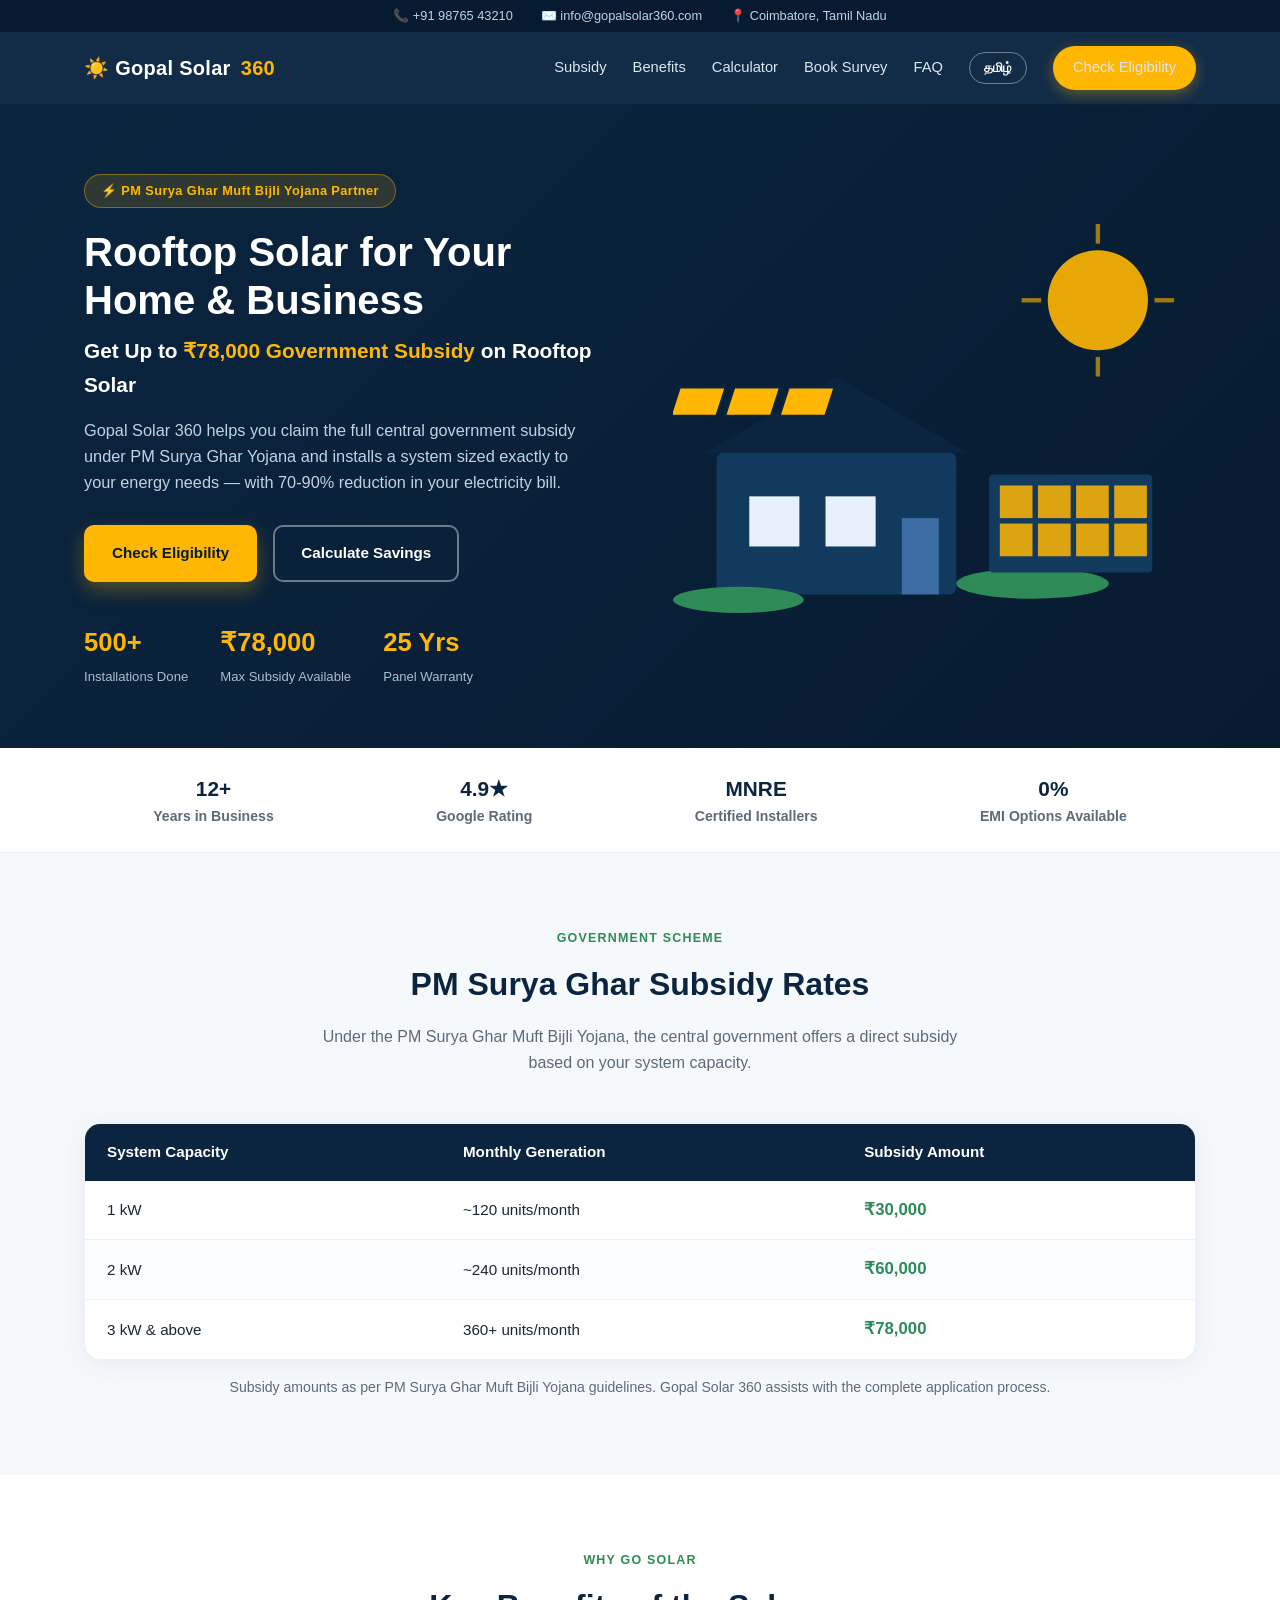
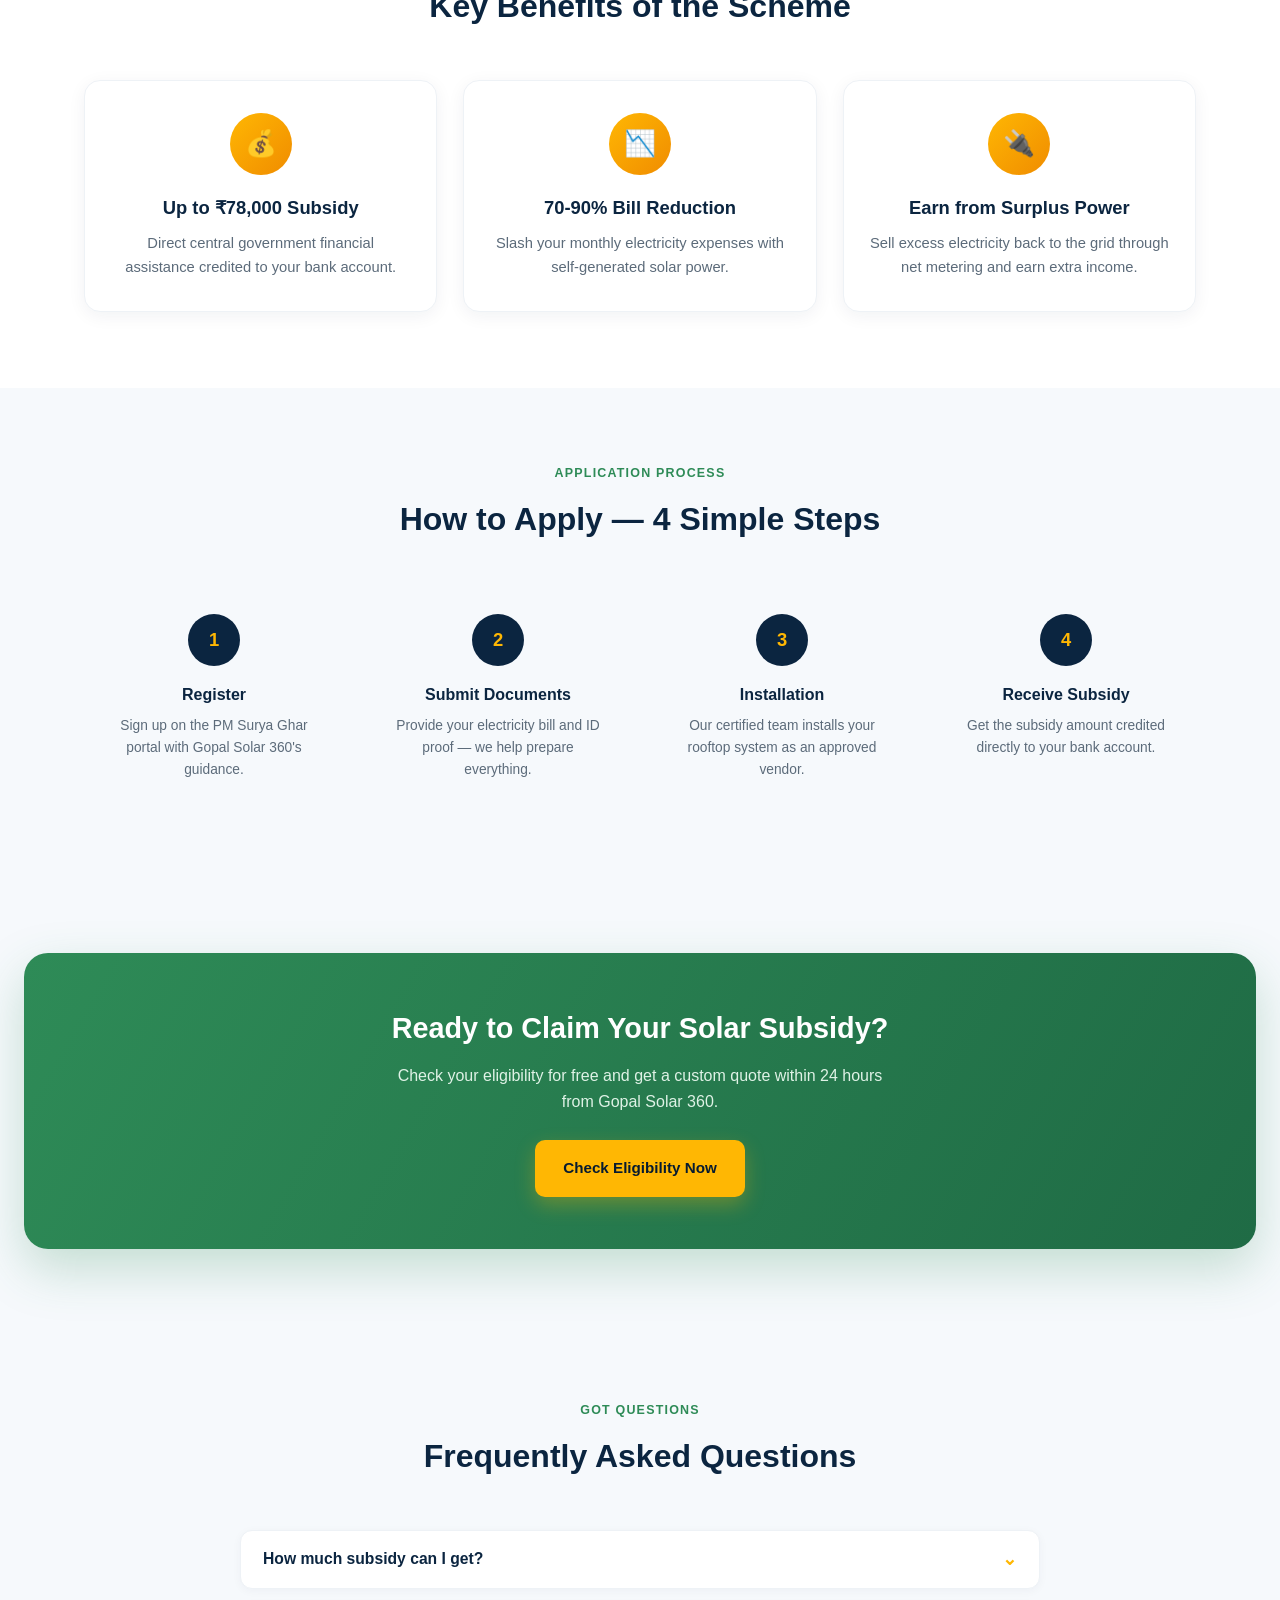
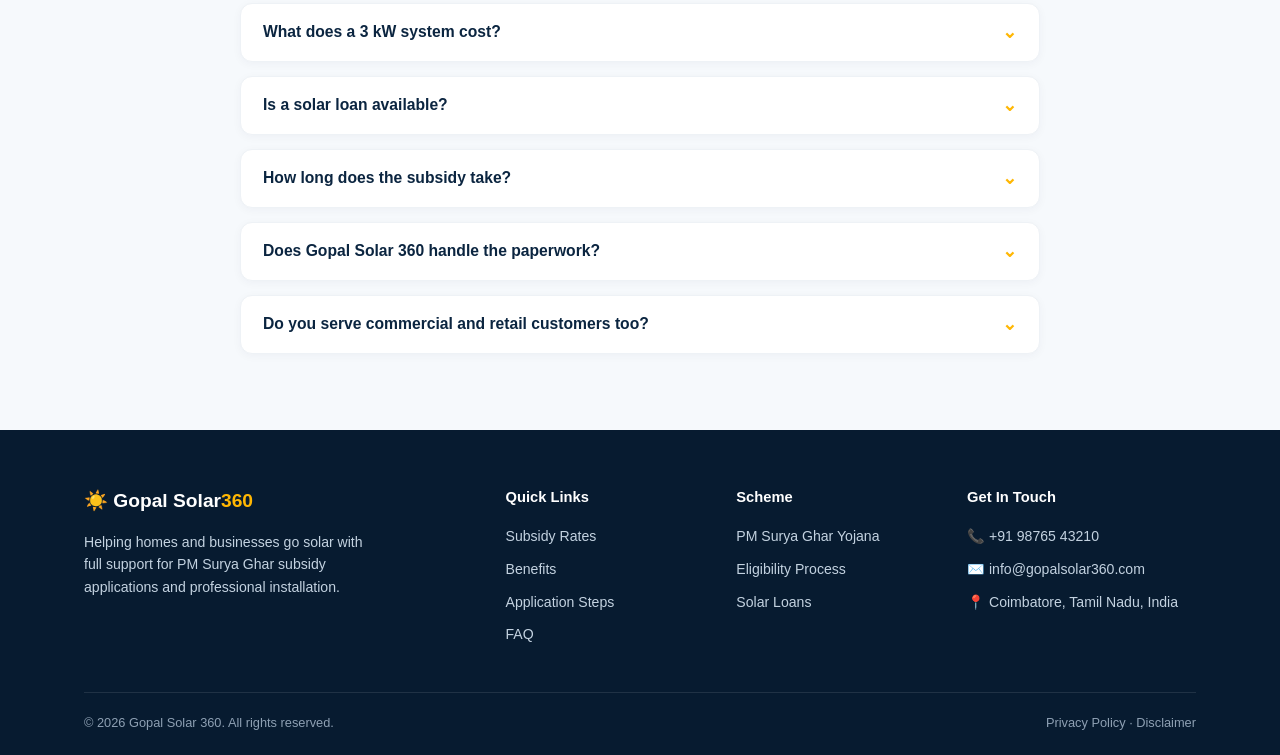
<file: index.html>
<!DOCTYPE html>
<html lang="en">
<head>
<meta charset="UTF-8">
<meta name="viewport" content="width=device-width, initial-scale=1.0">
<title>Gopal Solar 360 | Rooftop Solar &amp; PM Surya Ghar Subsidy</title>
<meta name="description" content="Gopal Solar 360 helps you get up to ₹78,000 government subsidy under PM Surya Ghar Muft Bijli Yojana. Free eligibility check, savings calculator, and end-to-end installation.">
<style>
  :root{
    --navy:#0b2540;
    --navy-dark:#071b30;
    --sun:#ffb703;
    --sun-dark:#f08c00;
    --leaf:#2e8b57;
    --ink:#1a2733;
    --muted:#5c6b7a;
    --bg:#f6f9fc;
    --card:#ffffff;
    --radius:16px;
  }
  *{box-sizing:border-box;margin:0;padding:0;}
  html{scroll-behavior:smooth;}
  body{font-family:'Segoe UI',Roboto,Arial,sans-serif;color:var(--ink);background:var(--bg);line-height:1.6;}
  a{text-decoration:none;color:inherit;}
  img,svg{max-width:100%;display:block;}
  .container{max-width:1160px;margin:0 auto;padding:0 24px;}
  section{padding:76px 0;}

  /* Header */
  header{position:sticky;top:0;z-index:100;background:rgba(11,37,64,0.97);backdrop-filter:blur(6px);}
  .top-bar{
    background:var(--navy-dark);color:#c3d2e0;font-size:.8rem;
    display:flex;justify-content:center;gap:28px;padding:6px 12px;flex-wrap:wrap;
  }
  .top-bar span{display:flex;align-items:center;gap:6px;}
  .nav{display:flex;align-items:center;justify-content:space-between;padding:14px 24px;max-width:1160px;margin:0 auto;}
  .logo{display:flex;align-items:center;gap:10px;font-weight:800;font-size:1.25rem;color:#fff;letter-spacing:.3px;}
  .logo .dot{color:var(--sun);}
  .nav-links{display:flex;gap:26px;align-items:center;}
  .nav-links a{color:#dce6f0;font-weight:500;font-size:.92rem;transition:color .2s;}
  .nav-links a:hover{color:var(--sun);}
  .nav-cta{background:var(--sun);color:var(--navy-dark);padding:10px 20px;border-radius:999px;font-weight:700;font-size:.88rem;box-shadow:0 4px 14px rgba(255,183,3,.35);transition:transform .2s;}
  .nav-cta:hover{transform:translateY(-2px);}
  .menu-btn{display:none;background:none;border:none;color:#fff;font-size:1.6rem;cursor:pointer;}
  .lang-toggle{background:transparent;border:1px solid rgba(255,255,255,.4);color:#fff;padding:7px 14px;border-radius:999px;font-size:.82rem;font-weight:700;cursor:pointer;transition:background .2s;}
  .lang-toggle:hover{background:rgba(255,255,255,.12);}

  /* Hero */
  .hero{background:linear-gradient(135deg,var(--navy) 0%,var(--navy-dark) 100%);color:#fff;position:relative;overflow:hidden;padding:70px 0 60px;}
  .hero-grid{display:grid;grid-template-columns:1.05fr 1fr;gap:40px;align-items:center;}
  .badge-pill{display:inline-flex;align-items:center;gap:8px;background:rgba(255,183,3,.15);border:1px solid rgba(255,183,3,.4);color:var(--sun);padding:6px 16px;border-radius:999px;font-size:.8rem;font-weight:700;letter-spacing:.4px;margin-bottom:20px;}
  .hero h1{font-size:2.5rem;font-weight:800;line-height:1.2;margin-bottom:10px;}
  .hero h1 span{color:var(--sun);}
  .hero .tagline{font-size:1.3rem;font-weight:700;color:#fff;margin-bottom:16px;}
  .hero .tagline em{color:var(--sun);font-style:normal;}
  .hero p.lead{font-size:1.02rem;color:#c3d2e0;max-width:520px;margin-bottom:30px;}
  .hero-cta{display:flex;gap:16px;flex-wrap:wrap;}
  .btn{padding:14px 26px;border-radius:10px;font-weight:700;font-size:.95rem;display:inline-flex;align-items:center;gap:8px;transition:all .2s;border:2px solid transparent;cursor:pointer;}
  .btn-primary{background:var(--sun);color:var(--navy-dark);box-shadow:0 8px 20px rgba(255,183,3,.3);}
  .btn-primary:hover{background:var(--sun-dark);transform:translateY(-2px);}
  .btn-outline{border-color:rgba(255,255,255,.4);color:#fff;background:transparent;}
  .btn-outline:hover{background:rgba(255,255,255,.1);}
  .hero-stats{display:flex;gap:32px;margin-top:40px;flex-wrap:wrap;}
  .hero-stats div strong{display:block;font-size:1.6rem;color:var(--sun);font-weight:800;}
  .hero-stats div span{font-size:.82rem;color:#aebdcc;}
  .hero-art{position:relative;}

  .trust{background:#fff;border-bottom:1px solid #e7edf3;}
  .trust .container{display:flex;justify-content:space-around;flex-wrap:wrap;gap:24px;padding:24px;}
  .trust-item{text-align:center;color:var(--muted);font-weight:600;font-size:.88rem;}
  .trust-item strong{display:block;color:var(--navy);font-size:1.3rem;font-weight:800;}

  .sec-head{text-align:center;max-width:660px;margin:0 auto 48px;}
  .eyebrow{color:var(--leaf);font-weight:800;letter-spacing:1.2px;font-size:.78rem;text-transform:uppercase;margin-bottom:10px;display:block;}
  .sec-head h2{font-size:2rem;font-weight:800;color:var(--navy);margin-bottom:14px;}
  .sec-head p{color:var(--muted);font-size:1rem;}

  /* Subsidy table */
  .subsidy-wrap{background:#fff;border-radius:var(--radius);box-shadow:0 4px 24px rgba(11,37,64,.07);overflow:hidden;border:1px solid #eef2f6;}
  table{width:100%;border-collapse:collapse;}
  thead tr{background:var(--navy);color:#fff;}
  th,td{padding:16px 22px;text-align:left;font-size:.95rem;}
  tbody tr{border-bottom:1px solid #eef2f6;}
  tbody tr:last-child{border-bottom:none;}
  tbody tr:nth-child(even){background:#fbfdff;}
  td.amount{font-weight:800;color:var(--leaf);font-size:1.05rem;}
  .subsidy-note{text-align:center;color:var(--muted);font-size:.88rem;margin-top:16px;}

  /* Benefits */
  .benefits-grid{display:grid;grid-template-columns:repeat(3,1fr);gap:26px;}
  .benefit-card{background:var(--card);border-radius:var(--radius);padding:32px 26px;box-shadow:0 4px 18px rgba(11,37,64,.06);border:1px solid #eef2f6;text-align:center;transition:transform .25s,box-shadow .25s;}
  .benefit-card:hover{transform:translateY(-6px);box-shadow:0 16px 34px rgba(11,37,64,.12);}
  .benefit-icon{width:62px;height:62px;border-radius:50%;background:linear-gradient(135deg,var(--sun),var(--sun-dark));display:flex;align-items:center;justify-content:center;margin:0 auto 18px;font-size:1.6rem;}
  .benefit-card h3{font-size:1.15rem;color:var(--navy);margin-bottom:10px;font-weight:700;}
  .benefit-card p{color:var(--muted);font-size:.92rem;}

  /* Steps */
  .steps{background:#fff;}
  .process-grid{display:grid;grid-template-columns:repeat(4,1fr);gap:24px;}
  .process-card{text-align:center;padding:20px;position:relative;}
  .process-num{width:52px;height:52px;border-radius:50%;background:var(--navy);color:var(--sun);display:flex;align-items:center;justify-content:center;font-weight:800;font-size:1.15rem;margin:0 auto 16px;}
  .process-card h4{color:var(--navy);font-size:1rem;margin-bottom:8px;font-weight:700;}
  .process-card p{color:var(--muted);font-size:.86rem;}

  /* CTA banner */
  .cta-banner{background:linear-gradient(120deg,var(--leaf),#1f6b45);color:#fff;border-radius:24px;padding:52px 40px;text-align:center;margin:0 24px;box-shadow:0 20px 50px rgba(46,139,87,.25);}
  .cta-banner h2{font-size:1.8rem;font-weight:800;margin-bottom:12px;}
  .cta-banner p{color:#dff2e6;max-width:520px;margin:0 auto 26px;}

  /* FAQ */
  .faq-list{max-width:800px;margin:0 auto;display:flex;flex-direction:column;gap:14px;}
  .faq-item{background:var(--card);border:1px solid #eef2f6;border-radius:12px;overflow:hidden;box-shadow:0 2px 10px rgba(11,37,64,.04);}
  .faq-q{width:100%;text-align:left;background:none;border:none;padding:18px 22px;font-weight:700;color:var(--navy);font-size:.98rem;cursor:pointer;display:flex;justify-content:space-between;align-items:center;}
  .faq-q .arrow{color:var(--sun);transition:transform .25s;font-size:1.1rem;}
  .faq-item.open .arrow{transform:rotate(180deg);}
  .faq-a{max-height:0;overflow:hidden;transition:max-height .3s ease, padding .3s ease;padding:0 22px;color:var(--muted);font-size:.92rem;}
  .faq-item.open .faq-a{max-height:220px;padding:0 22px 20px;}

  /* Footer */
  footer{background:var(--navy-dark);color:#c3d2e0;padding:56px 0 22px;}
  .footer-grid{display:grid;grid-template-columns:2fr 1fr 1fr 1.2fr;gap:40px;margin-bottom:36px;}
  .footer-logo{font-weight:800;font-size:1.2rem;color:#fff;margin-bottom:14px;}
  .footer-logo .dot{color:var(--sun);}
  footer h5{color:#fff;font-size:.92rem;margin-bottom:16px;font-weight:700;}
  footer ul{list-style:none;}
  footer ul li{margin-bottom:10px;font-size:.88rem;}
  footer ul li a:hover{color:var(--sun);}
  .footer-bottom{border-top:1px solid rgba(255,255,255,.1);padding-top:20px;display:flex;justify-content:space-between;flex-wrap:wrap;gap:10px;font-size:.8rem;color:#8ea0b3;}

  #toTop{position:fixed;bottom:26px;right:26px;width:46px;height:46px;border-radius:50%;background:var(--sun);color:var(--navy-dark);border:none;font-size:1.2rem;font-weight:800;cursor:pointer;display:none;align-items:center;justify-content:center;box-shadow:0 8px 20px rgba(0,0,0,.25);z-index:200;}

  @media(max-width:900px){
    .hero-grid{grid-template-columns:1fr;}
    .benefits-grid{grid-template-columns:repeat(2,1fr);}
    .process-grid{grid-template-columns:repeat(2,1fr);}
    .footer-grid{grid-template-columns:repeat(2,1fr);}
    th,td{padding:12px 14px;font-size:.85rem;}
    .top-bar{display:none;}
  }
  @media(max-width:640px){
    .nav-links{display:none;}
    .menu-btn{display:block;}
    .hero h1{font-size:1.9rem;}
    .hero .tagline{font-size:1.05rem;}
    .benefits-grid,.process-grid{grid-template-columns:1fr;}
    .footer-grid{grid-template-columns:1fr;}
  }
</style>
</head>
<body>

<header>
  <div class="top-bar">
    <span>📞 +91 98765 43210</span>
    <span>✉️ info@gopalsolar360.com</span>
    <span>📍 Coimbatore, Tamil Nadu</span>
  </div>
  <div class="nav">
    <a href="#top" class="logo">☀️ Gopal Solar<span class="dot">360</span></a>
    <nav class="nav-links">
      <a href="#subsidy" data-i18n="nav_subsidy">Subsidy</a>
      <a href="#benefits" data-i18n="nav_benefits">Benefits</a>
      <a href="calculator.html" data-i18n="nav_calculator">Calculator</a>
      <a href="book-survey.html" data-i18n="nav_booksurvey">Book Survey</a>
      <a href="#faq" data-i18n="nav_faq">FAQ</a>
      <button class="lang-toggle">தமிழ்</button>
      <a href="#contact" class="nav-cta" data-i18n="nav_checkeligibility">Check Eligibility</a>
    </nav>
    <button class="menu-btn" aria-label="menu">☰</button>
  </div>
</header>

<section class="hero" id="top">
  <div class="container hero-grid">
    <div>
      <span class="badge-pill" data-i18n="home_hero_badge">⚡ PM Surya Ghar Muft Bijli Yojana Partner</span>
      <h1 data-i18n="home_hero_h1">Rooftop Solar for Your Home &amp; Business</h1>
      <p class="tagline"><span data-i18n="home_hero_tagline_pre">Get Up to</span> <em data-i18n="home_hero_tagline_amt">₹78,000 Government Subsidy</em> <span data-i18n="home_hero_tagline_post">on Rooftop Solar</span></p>
      <p class="lead" data-i18n="home_hero_lead">Gopal Solar 360 helps you claim the full central government subsidy under PM Surya Ghar Yojana and installs a system sized exactly to your energy needs — with 70-90% reduction in your electricity bill.</p>
      <div class="hero-cta">
        <a href="#contact" class="btn btn-primary" data-i18n="home_hero_btn_check">Check Eligibility</a>
        <a href="calculator.html" class="btn btn-outline" data-i18n="home_hero_btn_calc">Calculate Savings</a>
      </div>
      <div class="hero-stats">
        <div><strong>500+</strong><span data-i18n="home_stat1_label">Installations Done</span></div>
        <div><strong>₹78,000</strong><span data-i18n="home_stat2_label">Max Subsidy Available</span></div>
        <div><strong data-i18n="home_stat3_num">25 Yrs</strong><span data-i18n="home_stat3_label">Panel Warranty</span></div>
      </div>
    </div>
    <div class="hero-art">
      <svg viewBox="0 0 480 380" xmlns="http://www.w3.org/2000/svg">
        <circle cx="390" cy="70" r="46" fill="#ffb703" opacity="0.9"/>
        <g stroke="#ffb703" stroke-width="4" opacity="0.6">
          <line x1="390" y1="0" x2="390" y2="18"/>
          <line x1="390" y1="122" x2="390" y2="140"/>
          <line x1="320" y1="70" x2="338" y2="70"/>
          <line x1="442" y1="70" x2="460" y2="70"/>
        </g>
        <rect x="40" y="210" width="220" height="130" rx="6" fill="#123a5e"/>
        <polygon points="30,210 150,140 270,210" fill="#0b2540"/>
        <g fill="#ffb703" stroke="#0b2540" stroke-width="2">
          <rect x="55" y="150" width="42" height="26" transform="skewX(-18)"/>
          <rect x="105" y="150" width="42" height="26" transform="skewX(-18)"/>
          <rect x="155" y="150" width="42" height="26" transform="skewX(-18)"/>
        </g>
        <rect x="70" y="250" width="46" height="46" fill="#e8f1fb"/>
        <rect x="140" y="250" width="46" height="46" fill="#e8f1fb"/>
        <rect x="210" y="270" width="34" height="70" fill="#3c6ea5"/>
        <g fill="#2e8b57">
          <ellipse cx="330" cy="330" rx="70" ry="14"/>
          <ellipse cx="60" cy="345" rx="60" ry="12"/>
        </g>
        <rect x="290" y="230" width="150" height="90" rx="4" fill="#123a5e"/>
        <g fill="#ffb703" opacity="0.85">
          <rect x="300" y="240" width="30" height="30"/>
          <rect x="335" y="240" width="30" height="30"/>
          <rect x="370" y="240" width="30" height="30"/>
          <rect x="405" y="240" width="30" height="30"/>
          <rect x="300" y="275" width="30" height="30"/>
          <rect x="335" y="275" width="30" height="30"/>
          <rect x="370" y="275" width="30" height="30"/>
          <rect x="405" y="275" width="30" height="30"/>
        </g>
      </svg>
    </div>
  </div>
</section>

<div class="trust">
  <div class="container">
    <div class="trust-item"><strong>12+</strong><span data-i18n="home_trust1">Years in Business</span></div>
    <div class="trust-item"><strong>4.9★</strong><span data-i18n="home_trust2">Google Rating</span></div>
    <div class="trust-item"><strong>MNRE</strong><span data-i18n="home_trust3">Certified Installers</span></div>
    <div class="trust-item"><strong>0%</strong><span data-i18n="home_trust4">EMI Options Available</span></div>
  </div>
</div>

<section id="subsidy">
  <div class="container">
    <div class="sec-head">
      <span class="eyebrow" data-i18n="home_subsidy_eyebrow">Government Scheme</span>
      <h2 data-i18n="home_subsidy_h2">PM Surya Ghar Subsidy Rates</h2>
      <p data-i18n="home_subsidy_desc">Under the PM Surya Ghar Muft Bijli Yojana, the central government offers a direct subsidy based on your system capacity.</p>
    </div>
    <div class="subsidy-wrap">
      <table>
        <thead>
          <tr><th data-i18n="home_subsidy_th1">System Capacity</th><th data-i18n="home_subsidy_th2">Monthly Generation</th><th data-i18n="home_subsidy_th3">Subsidy Amount</th></tr>
        </thead>
        <tbody>
          <tr><td data-i18n="home_subsidy_row1_cap">1 kW</td><td data-i18n="home_subsidy_row1_gen">~120 units/month</td><td class="amount">₹30,000</td></tr>
          <tr><td data-i18n="home_subsidy_row2_cap">2 kW</td><td data-i18n="home_subsidy_row2_gen">~240 units/month</td><td class="amount">₹60,000</td></tr>
          <tr><td data-i18n="home_subsidy_row3_cap">3 kW &amp; above</td><td data-i18n="home_subsidy_row3_gen">360+ units/month</td><td class="amount">₹78,000</td></tr>
        </tbody>
      </table>
    </div>
    <p class="subsidy-note" data-i18n="home_subsidy_note">Subsidy amounts as per PM Surya Ghar Muft Bijli Yojana guidelines. Gopal Solar 360 assists with the complete application process.</p>
  </div>
</section>

<section class="steps" id="benefits">
  <div class="container">
    <div class="sec-head">
      <span class="eyebrow" data-i18n="home_benefits_eyebrow">Why Go Solar</span>
      <h2 data-i18n="home_benefits_h2">Key Benefits of the Scheme</h2>
    </div>
    <div class="benefits-grid">
      <div class="benefit-card">
        <div class="benefit-icon">💰</div>
        <h3 data-i18n="home_benefit1_h3">Up to ₹78,000 Subsidy</h3>
        <p data-i18n="home_benefit1_p">Direct central government financial assistance credited to your bank account.</p>
      </div>
      <div class="benefit-card">
        <div class="benefit-icon">📉</div>
        <h3 data-i18n="home_benefit2_h3">70-90% Bill Reduction</h3>
        <p data-i18n="home_benefit2_p">Slash your monthly electricity expenses with self-generated solar power.</p>
      </div>
      <div class="benefit-card">
        <div class="benefit-icon">🔌</div>
        <h3 data-i18n="home_benefit3_h3">Earn from Surplus Power</h3>
        <p data-i18n="home_benefit3_p">Sell excess electricity back to the grid through net metering and earn extra income.</p>
      </div>
    </div>
  </div>
</section>

<section id="steps">
  <div class="container">
    <div class="sec-head">
      <span class="eyebrow" data-i18n="home_steps_eyebrow">Application Process</span>
      <h2 data-i18n="home_steps_h2">How to Apply — 4 Simple Steps</h2>
    </div>
    <div class="process-grid">
      <div class="process-card">
        <div class="process-num">1</div>
        <h4 data-i18n="home_step1_h4">Register</h4>
        <p data-i18n="home_step1_p">Sign up on the PM Surya Ghar portal with Gopal Solar 360's guidance.</p>
      </div>
      <div class="process-card">
        <div class="process-num">2</div>
        <h4 data-i18n="home_step2_h4">Submit Documents</h4>
        <p data-i18n="home_step2_p">Provide your electricity bill and ID proof — we help prepare everything.</p>
      </div>
      <div class="process-card">
        <div class="process-num">3</div>
        <h4 data-i18n="home_step3_h4">Installation</h4>
        <p data-i18n="home_step3_p">Our certified team installs your rooftop system as an approved vendor.</p>
      </div>
      <div class="process-card">
        <div class="process-num">4</div>
        <h4 data-i18n="home_step4_h4">Receive Subsidy</h4>
        <p data-i18n="home_step4_p">Get the subsidy amount credited directly to your bank account.</p>
      </div>
    </div>
  </div>
</section>

<section>
  <div class="cta-banner">
    <h2 data-i18n="home_cta_h2">Ready to Claim Your Solar Subsidy?</h2>
    <p data-i18n="home_cta_p">Check your eligibility for free and get a custom quote within 24 hours from Gopal Solar 360.</p>
    <a href="#contact" class="btn btn-primary" data-i18n="home_cta_btn">Check Eligibility Now</a>
  </div>
</section>

<section id="faq">
  <div class="container">
    <div class="sec-head">
      <span class="eyebrow" data-i18n="home_faq_eyebrow">Got Questions</span>
      <h2 data-i18n="home_faq_h2">Frequently Asked Questions</h2>
    </div>
    <div class="faq-list">
      <div class="faq-item">
        <button class="faq-q"><span data-i18n="home_faq1_q">How much subsidy can I get?</span> <span class="arrow">⌄</span></button>
        <div class="faq-a"><p data-i18n="home_faq1_a">Up to ₹78,000 for systems of 3 kW or above, based on the PM Surya Ghar Muft Bijli Yojana slab rates.</p></div>
      </div>
      <div class="faq-item">
        <button class="faq-q"><span data-i18n="home_faq2_q">What does a 3 kW system cost?</span> <span class="arrow">⌄</span></button>
        <div class="faq-a"><p data-i18n="home_faq2_a">Approximately ₹1,96,000 before subsidy, depending on panel type and roof condition. Gopal Solar 360 provides a free, itemized quote.</p></div>
      </div>
      <div class="faq-item">
        <button class="faq-q"><span data-i18n="home_faq3_q">Is a solar loan available?</span> <span class="arrow">⌄</span></button>
        <div class="faq-a"><p data-i18n="home_faq3_a">Yes, we help you access low-interest solar loans and EMI options from partner banks.</p></div>
      </div>
      <div class="faq-item">
        <button class="faq-q"><span data-i18n="home_faq4_q">How long does the subsidy take?</span> <span class="arrow">⌄</span></button>
        <div class="faq-a"><p data-i18n="home_faq4_a">Typically 30-45 days after installation and net-metering approval, credited directly to your bank account.</p></div>
      </div>
      <div class="faq-item">
        <button class="faq-q"><span data-i18n="home_faq5_q">Does Gopal Solar 360 handle the paperwork?</span> <span class="arrow">⌄</span></button>
        <div class="faq-a"><p data-i18n="home_faq5_a">Yes, our team manages registration, document submission, and subsidy tracking end-to-end.</p></div>
      </div>
      <div class="faq-item">
        <button class="faq-q"><span data-i18n="home_faq6_q">Do you serve commercial and retail customers too?</span> <span class="arrow">⌄</span></button>
        <div class="faq-a"><p data-i18n="home_faq6_a">Yes, we design and install larger systems for shops, offices, and factories in addition to residential rooftops.</p></div>
      </div>
    </div>
  </div>
</section>

<footer id="contact">
  <div class="container">
    <div class="footer-grid">
      <div>
        <div class="footer-logo">☀️ Gopal Solar<span class="dot">360</span></div>
        <p style="font-size:.88rem;max-width:280px;" data-i18n="home_footer_tagline">Helping homes and businesses go solar with full support for PM Surya Ghar subsidy applications and professional installation.</p>
      </div>
      <div>
        <h5 data-i18n="home_footer_h5_1">Quick Links</h5>
        <ul>
          <li><a href="#subsidy" data-i18n="home_footer_ql1">Subsidy Rates</a></li>
          <li><a href="#benefits" data-i18n="home_footer_ql2">Benefits</a></li>
          <li><a href="#steps" data-i18n="home_footer_ql3">Application Steps</a></li>
          <li><a href="#faq" data-i18n="home_footer_ql4">FAQ</a></li>
        </ul>
      </div>
      <div>
        <h5 data-i18n="home_footer_h5_2">Scheme</h5>
        <ul>
          <li><a href="#subsidy" data-i18n="home_footer_sch1">PM Surya Ghar Yojana</a></li>
          <li><a href="#steps" data-i18n="home_footer_sch2">Eligibility Process</a></li>
          <li><a href="#contact" data-i18n="home_footer_sch3">Solar Loans</a></li>
        </ul>
      </div>
      <div>
        <h5 data-i18n="home_footer_h5_3">Get In Touch</h5>
        <ul>
          <li>📞 +91 98765 43210</li>
          <li>✉️ info@gopalsolar360.com</li>
          <li>📍 Coimbatore, Tamil Nadu, India</li>
        </ul>
      </div>
    </div>
    <div class="footer-bottom">
      <span data-i18n="home_footer_copyright">&copy; 2026 Gopal Solar 360. All rights reserved.</span>
      <span data-i18n="home_footer_legal">Privacy Policy · Disclaimer</span>
    </div>
  </div>
</footer>

<button id="toTop" aria-label="Back to top">↑</button>

<script>
  const toTop = document.getElementById('toTop');
  window.addEventListener('scroll', () => {
    toTop.style.display = window.scrollY > 400 ? 'flex' : 'none';
  });
  toTop.addEventListener('click', () => window.scrollTo({top:0, behavior:'smooth'}));

  const menuBtn = document.querySelector('.menu-btn');
  const navLinks = document.querySelector('.nav-links');
  menuBtn.addEventListener('click', () => {
    const open = navLinks.style.display === 'flex';
    navLinks.style.display = open ? 'none' : 'flex';
    navLinks.style.flexDirection = 'column';
    navLinks.style.position = 'absolute';
    navLinks.style.top = '64px';
    navLinks.style.right = '20px';
    navLinks.style.background = '#0b2540';
    navLinks.style.padding = '20px';
    navLinks.style.borderRadius = '12px';
  });

  document.querySelectorAll('.faq-q').forEach(btn => {
    btn.addEventListener('click', () => {
      btn.parentElement.classList.toggle('open');
    });
  });
</script>
<script src="assets/i18n.js"></script>

</body>
</html>
</file>
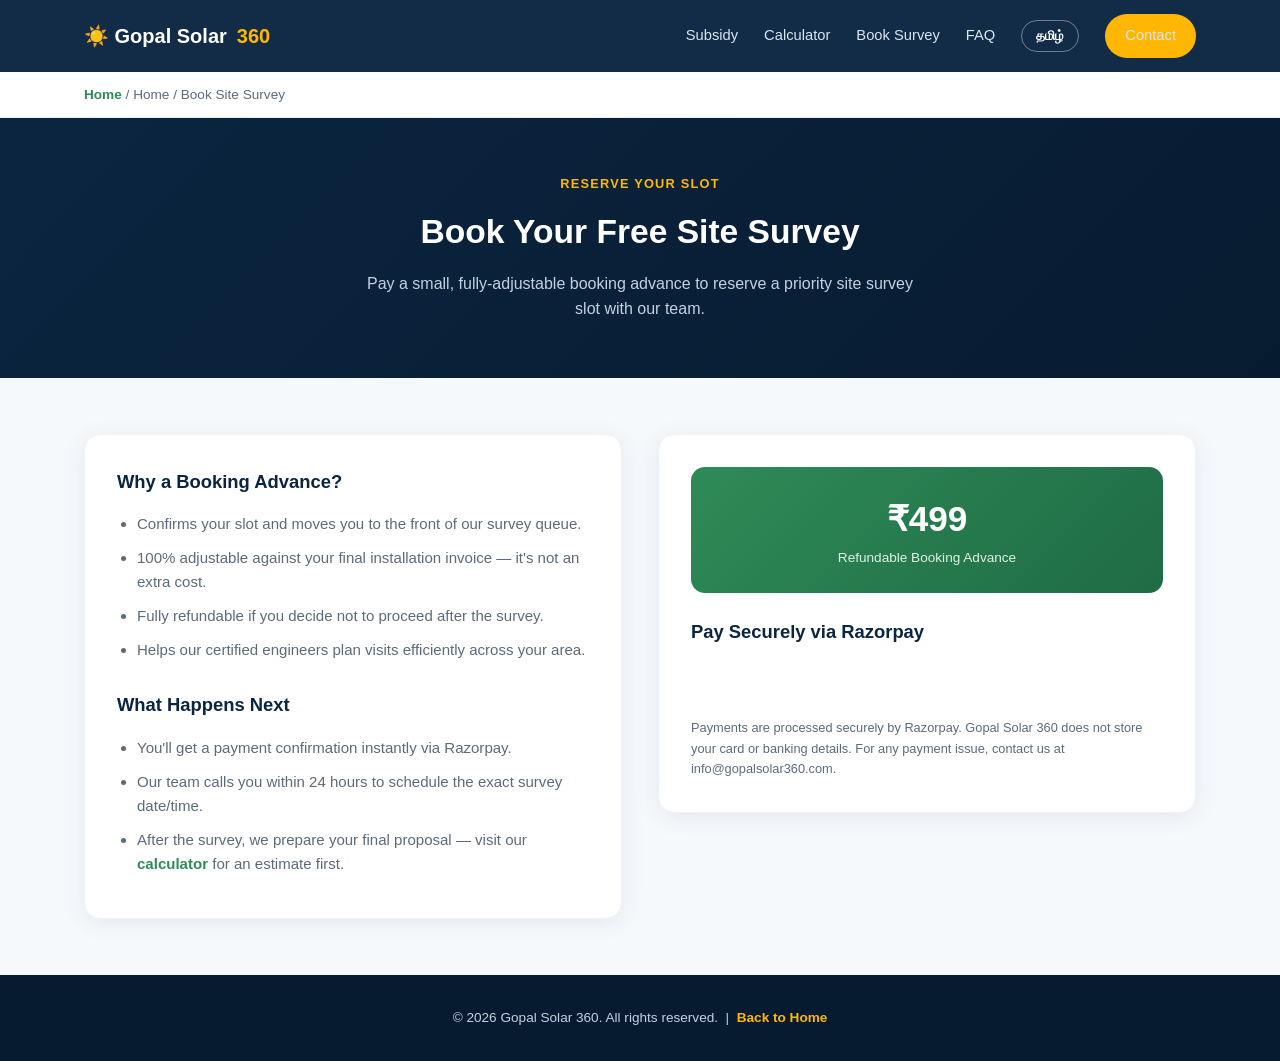
<file: book-survey.html>
<!DOCTYPE html>
<html lang="en">
<head>
<meta charset="UTF-8">
<meta name="viewport" content="width=device-width, initial-scale=1.0">
<title>Book Your Site Survey | Gopal Solar 360</title>
<meta name="description" content="Reserve your free rooftop solar site survey slot with Gopal Solar 360 by paying a small, fully-adjustable booking advance online via Razorpay.">
<style>
  :root{
    --navy:#0b2540;--navy-dark:#071b30;--sun:#ffb703;--sun-dark:#f08c00;
    --leaf:#2e8b57;--ink:#1a2733;--muted:#5c6b7a;--bg:#f6f9fc;--card:#ffffff;--radius:16px;
  }
  *{box-sizing:border-box;margin:0;padding:0;}
  body{font-family:'Segoe UI',Roboto,Arial,sans-serif;color:var(--ink);background:var(--bg);line-height:1.6;}
  a{text-decoration:none;color:inherit;}
  .container{max-width:1160px;margin:0 auto;padding:0 24px;}

  header{position:sticky;top:0;z-index:100;background:rgba(11,37,64,0.97);backdrop-filter:blur(6px);}
  .nav{display:flex;align-items:center;justify-content:space-between;padding:14px 24px;max-width:1160px;margin:0 auto;}
  .logo{display:flex;align-items:center;gap:10px;font-weight:800;font-size:1.25rem;color:#fff;}
  .logo .dot{color:var(--sun);}
  .nav-links{display:flex;gap:26px;align-items:center;}
  .nav-links a{color:#dce6f0;font-weight:500;font-size:.92rem;}
  .nav-links a:hover{color:var(--sun);}
  .nav-cta{background:var(--sun);color:var(--navy-dark);padding:10px 20px;border-radius:999px;font-weight:700;font-size:.88rem;}
  .menu-btn{display:none;background:none;border:none;color:#fff;font-size:1.6rem;cursor:pointer;}
  .lang-toggle{background:transparent;border:1px solid rgba(255,255,255,.4);color:#fff;padding:7px 14px;border-radius:999px;font-size:.82rem;font-weight:700;cursor:pointer;transition:background .2s;}
  .lang-toggle:hover{background:rgba(255,255,255,.12);}

  .breadcrumb{background:#fff;border-bottom:1px solid #e7edf3;font-size:.85rem;color:var(--muted);}
  .breadcrumb .container{padding:12px 24px;}
  .breadcrumb a{color:var(--leaf);font-weight:600;}

  .page-hero{background:linear-gradient(135deg,var(--navy) 0%,var(--navy-dark) 100%);color:#fff;padding:56px 0;text-align:center;}
  .page-hero .eyebrow{color:var(--sun);font-weight:800;letter-spacing:1.2px;font-size:.8rem;text-transform:uppercase;margin-bottom:10px;display:block;}
  .page-hero h1{font-size:2.1rem;font-weight:800;margin-bottom:12px;}
  .page-hero p{color:#c3d2e0;max-width:560px;margin:0 auto;}

  section{padding:56px 0;}
  .book-wrap{display:grid;grid-template-columns:1fr 1fr;gap:36px;align-items:start;}

  .card{background:var(--card);border-radius:var(--radius);padding:32px;box-shadow:0 4px 24px rgba(11,37,64,.08);border:1px solid #eef2f6;}
  .card h3{color:var(--navy);font-size:1.15rem;margin-bottom:16px;font-weight:700;}
  .card ul{margin-left:20px;color:var(--muted);font-size:.94rem;}
  .card ul li{margin-bottom:10px;}

  .amount-box{
    background:linear-gradient(135deg,var(--leaf),#1f6b45);color:#fff;border-radius:14px;
    padding:24px;text-align:center;margin-bottom:24px;
  }
  .amount-box .amt{font-size:2.2rem;font-weight:800;}
  .amount-box .note{font-size:.85rem;color:#dff2e6;}

  .payment-wrap{text-align:center;padding:20px 0;}
  .disclaimer{font-size:.8rem;color:var(--muted);margin-top:16px;}

  footer{background:var(--navy-dark);color:#c3d2e0;padding:32px 0;text-align:center;font-size:.85rem;}
  footer a{color:var(--sun);font-weight:600;}

  #toTop{position:fixed;bottom:26px;right:26px;width:46px;height:46px;border-radius:50%;background:var(--sun);color:var(--navy-dark);border:none;font-size:1.2rem;font-weight:800;cursor:pointer;display:none;align-items:center;justify-content:center;box-shadow:0 8px 20px rgba(0,0,0,.25);z-index:200;}

  @media(max-width:800px){ .book-wrap{grid-template-columns:1fr;} }
  @media(max-width:640px){ .nav-links{display:none;} .menu-btn{display:block;} .page-hero h1{font-size:1.7rem;} }
</style>
</head>
<body>

<header>
  <div class="nav">
    <a href="index.html" class="logo">☀️ Gopal Solar<span class="dot">360</span></a>
    <nav class="nav-links">
      <a href="index.html#subsidy" data-i18n="nav_subsidy">Subsidy</a>
      <a href="calculator.html" data-i18n="nav_calculator">Calculator</a>
      <a href="book-survey.html" data-i18n="nav_booksurvey">Book Survey</a>
      <a href="index.html#faq" data-i18n="nav_faq">FAQ</a>
      <button class="lang-toggle">தமிழ்</button>
      <a href="index.html#contact" class="nav-cta" data-i18n="nav_contact">Contact</a>
    </nav>
    <button class="menu-btn" aria-label="menu">☰</button>
  </div>
</header>

<div class="breadcrumb">
  <div class="container"><a href="index.html" data-i18n="nav_home">Home</a> / <span data-i18n="book_breadcrumb">Book Site Survey</span></div>
</div>

<div class="page-hero">
  <div class="container">
    <span class="eyebrow" data-i18n="book_eyebrow">Reserve Your Slot</span>
    <h1 data-i18n="book_h1">Book Your Free Site Survey</h1>
    <p data-i18n="book_lead">Pay a small, fully-adjustable booking advance to reserve a priority site survey slot with our team.</p>
  </div>
</div>

<section>
  <div class="container book-wrap">
    <div class="card">
      <h3 data-i18n="book_why_h3">Why a Booking Advance?</h3>
      <ul>
        <li data-i18n="book_why1">Confirms your slot and moves you to the front of our survey queue.</li>
        <li data-i18n="book_why2">100% adjustable against your final installation invoice — it's not an extra cost.</li>
        <li data-i18n="book_why3">Fully refundable if you decide not to proceed after the survey.</li>
        <li data-i18n="book_why4">Helps our certified engineers plan visits efficiently across your area.</li>
      </ul>
      <h3 style="margin-top:28px;" data-i18n="book_next_h3">What Happens Next</h3>
      <ul>
        <li data-i18n="book_next1">You'll get a payment confirmation instantly via Razorpay.</li>
        <li data-i18n="book_next2">Our team calls you within 24 hours to schedule the exact survey date/time.</li>
        <li><span data-i18n="book_next3_pre">After the survey, we prepare your final proposal — visit our</span> <a href="calculator.html" style="color:var(--leaf);font-weight:700;" data-i18n="book_next3_link">calculator</a> <span data-i18n="book_next3_post">for an estimate first.</span></li>
      </ul>
    </div>

    <div class="card">
      <div class="amount-box">
        <div class="amt">₹499</div>
        <div class="note" data-i18n="book_amount_note">Refundable Booking Advance</div>
      </div>
      <h3 data-i18n="book_pay_h3">Pay Securely via Razorpay</h3>
      <div class="payment-wrap">
        <!--
          STEP 1: Log in to your Razorpay Dashboard -> Payment Pages/Buttons -> Payment Button
          STEP 2: Create a button, e.g. "Site Survey Booking Advance", amount Rs.499 (or customer-editable),
                  enable prefill fields for Name / Email / Contact.
          STEP 3: Razorpay gives you a <form> snippet with a data-payment_button_id.
                  Replace the placeholder form below with that exact snippet.
        -->
        <form>
          <script
            src="https://checkout.razorpay.com/v1/payment-button.js"
            data-payment_button_id="REPLACE_WITH_YOUR_RAZORPAY_PAYMENT_BUTTON_ID"
            async>
          </script>
        </form>
      </div>
      <p class="disclaimer" data-i18n="book_disclaimer">Payments are processed securely by Razorpay. Gopal Solar 360 does not store your card or banking details. For any payment issue, contact us at info@gopalsolar360.com.</p>
    </div>
  </div>
</section>

<footer>
  <p><span data-i18n="book_footer">&copy; 2026 Gopal Solar 360. All rights reserved.</span> &nbsp;|&nbsp; <a href="index.html" data-i18n="book_footer_back">Back to Home</a></p>
</footer>

<button id="toTop" aria-label="Back to top">↑</button>

<script>
  const toTop = document.getElementById('toTop');
  window.addEventListener('scroll', () => { toTop.style.display = window.scrollY > 400 ? 'flex' : 'none'; });
  toTop.addEventListener('click', () => window.scrollTo({top:0, behavior:'smooth'}));

  const menuBtn = document.querySelector('.menu-btn');
  const navLinks = document.querySelector('.nav-links');
  menuBtn.addEventListener('click', () => {
    const open = navLinks.style.display === 'flex';
    navLinks.style.display = open ? 'none' : 'flex';
    navLinks.style.flexDirection = 'column';
    navLinks.style.position = 'absolute';
    navLinks.style.top = '64px';
    navLinks.style.right = '20px';
    navLinks.style.background = '#0b2540';
    navLinks.style.padding = '20px';
    navLinks.style.borderRadius = '12px';
  });
</script>
<script src="assets/i18n.js"></script>

</body>
</html>
</file>
